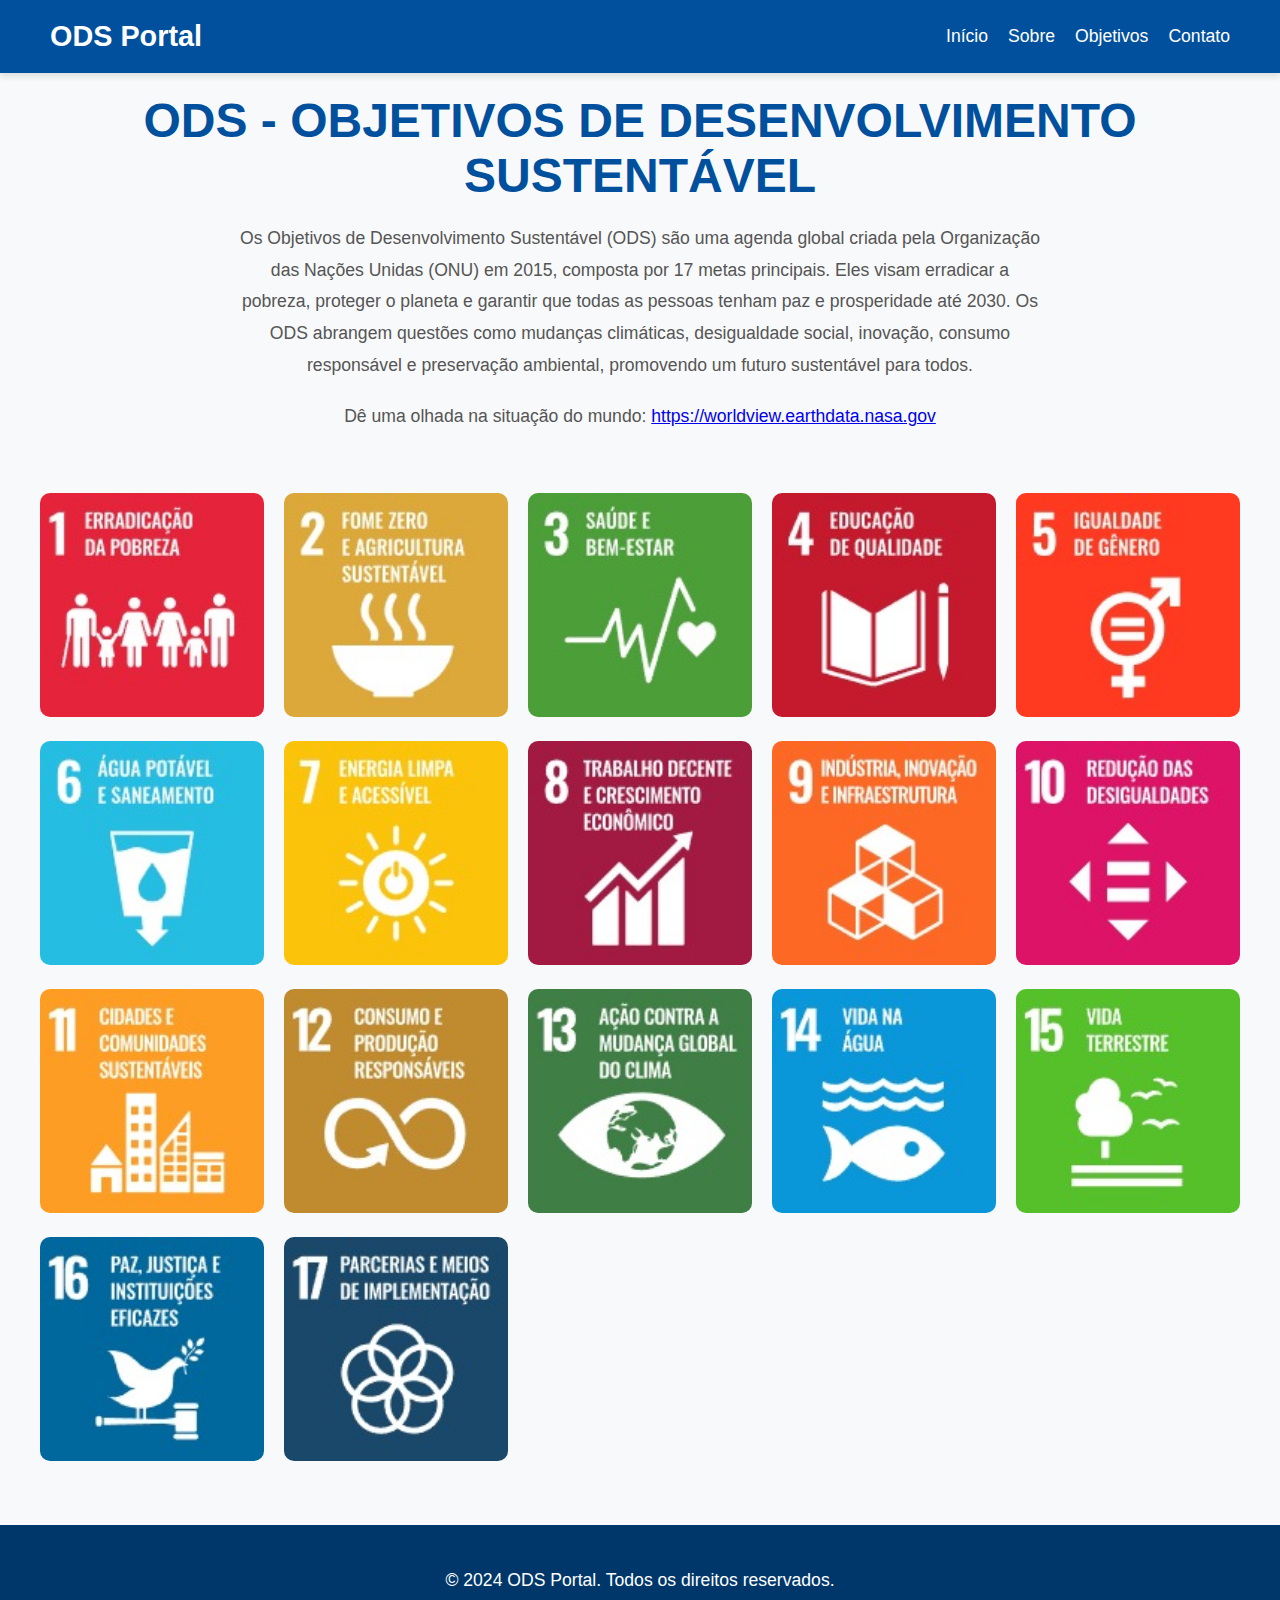
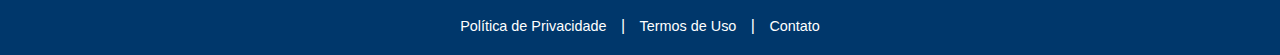
<file: index.html>
<!DOCTYPE html>
<html lang="pt-br">
<head>
    <meta charset="UTF-8">
    <meta name="viewport" content="width=device-width, initial-scale=1.0">
    <title>ODS - Objetivos de Desenvolvimento Sustentável</title>
    <link rel="stylesheet" href="style-tela-inicial.css">
</head>
<body>
    <header>
        <div class="logo">
            <h2>ODS Portal</h2>
        </div>
        <nav>
            <ul>
                <li><a href="#">Início</a></li>
                <li><a href="#">Sobre</a></li>
                <li><a href="#">Objetivos</a></li>
                <li><a href="#">Contato</a></li>
            </ul>
        </nav>
    </header>
    <h1>ODS - Objetivos de Desenvolvimento Sustentável</h1>
    <p>
        Os Objetivos de Desenvolvimento Sustentável (ODS) são uma agenda global criada pela Organização das Nações Unidas (ONU) em 2015, 
        composta por 17 metas principais. Eles visam erradicar a pobreza, proteger o planeta e garantir que todas as pessoas tenham paz 
        e prosperidade até 2030. Os ODS abrangem questões como mudanças climáticas, desigualdade social, inovação, consumo responsável e 
        preservação ambiental, promovendo um futuro sustentável para todos.
    </p>

    <p>Dê uma olhada na situação do mundo: <a href="https://worldview.earthdata.nasa.gov">https://worldview.earthdata.nasa.gov</a></p>

    <div class="container">
        <div class="ods">
            <img src="imgs/SDG-1.jpeg" alt="Erradicação da Pobreza">
            
        </div>
        <div class="ods">
            <img src="imgs/SDG-2.jpeg" alt="Fome Zero e Agricultura Sustentável">
        </div>
        <div class="ods">
            <img src="imgs/SDG-3.jpeg" alt="Saúde e Bem-Estar">
        </div>
        <div class="ods">
            <img src="imgs/SDG-4.jpeg" alt="Educação de Qualidade">
        </div>
        <div class="ods">
            <img src="imgs/SDG-5.jpeg" alt="Igualdade de Gênero">
        </div>
        <div class="ods">
            <img src="imgs/SDG-6.jpeg" alt="Água Potável e Saneamento">
        </div>
        <div class="ods">
            <img src="imgs/SDG-7.jpeg" alt="Energia Limpa e Acessível">
        </div>
        <div class="ods">
            <img src="imgs/SDG-8.jpeg" alt="Trabalho Decente e Crescimento Econômico">
        </div>
        <div class="ods">
            <img src="imgs/SDG-9.jpeg" alt="Indústria, Inovação e Infraestrutura">
        </div>
        <div class="ods">
            <img src="imgs/SDG-10.jpeg" alt="Redução das Desigualdades">
        </div>
        <div class="ods">
            <img src="imgs/SDG-11.jpeg" alt="Cidades e Comunidades Sustentáveis">
        </div>
        <div class="ods">
            <img src="imgs/SDG-12.jpeg" alt="Consumo e Produção Responsáveis">
        </div>
        <a href="tela-ods-13.html">
            <div class="ods">
            <img src="imgs/SDG-13.jpeg" alt="Ação Contra a Mudança Global do Clima">
            </div>
        </a>
        <div class="ods">
            <img src="imgs/SDG-14.jpeg" alt="Vida na Água">
        </div>
        <div class="ods">
            <img src="imgs/SDG-15.jpeg" alt="Vida Terrestre">
        </div>
        <div class="ods">
            <img src="imgs/SDG-16.jpeg" alt="Paz, Justiça e Instituições Eficazes">
        </div>
        <div class="ods">
            <img src="imgs/SDG-17.jpeg" alt="Parcerias e Meios de Implementação">
        </div>
    </div>
    <footer>
        <div class="footer-content">
            <p style="color: white;">&copy; 2024 ODS Portal. Todos os direitos reservados.</p>
            <div class="footer-links">
                <a href="#">Política de Privacidade</a> | 
                <a href="#">Termos de Uso</a> | 
                <a href="#">Contato</a>
            </div>
        </div>
    </footer>
</body>
</html>
</file>
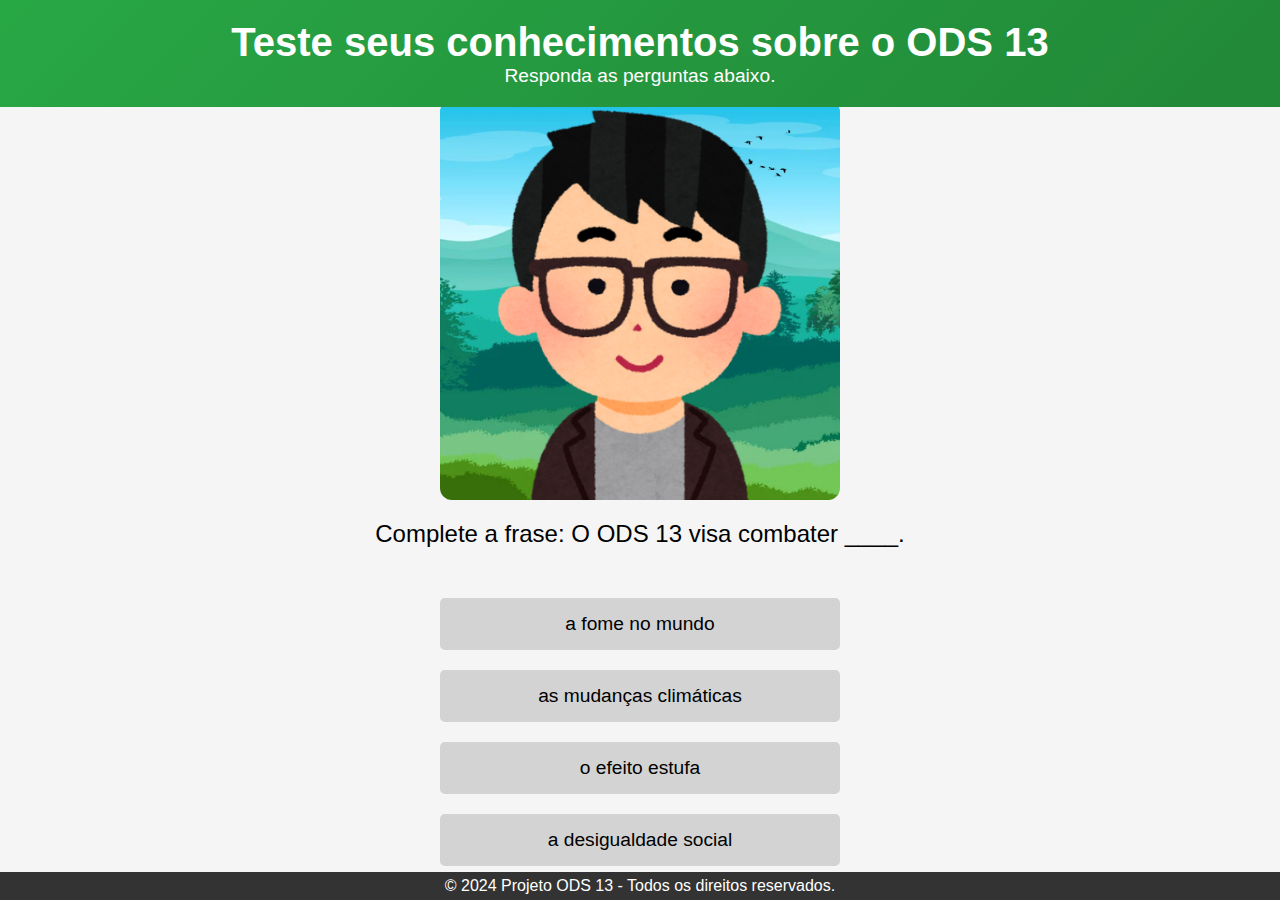
<file: quiz-ods-13.html>
<!DOCTYPE html>
<html lang="pt-BR">
<head>
    <meta charset="UTF-8">
    <meta name="viewport" content="width=device-width, initial-scale=1.0">
    <link rel="stylesheet" href="style-tela-do-quiz-ods-13.css">
    <title>Quiz ODS 13</title>
</head>
<body>
    <!-- Header -->
    <header>
        <h1>Teste seus conhecimentos sobre o ODS 13</h1>
        <p>Responda as perguntas abaixo.</p>
    </header>

    <!-- Contêiner do quiz -->
    <div class="quiz-container">
        <!-- Imagem ilustrativa -->
        <img src="q1.png" alt="Character" id="character-img" class="character-img">
        
        <!-- Texto da pergunta -->
        <p id="question-text"></p>
        
        <div id="feedback-message"></div>
        <!-- Botões de resposta -->
        <div id="answer-buttons"></div>

        <!-- Mensagem de feedback -->

    </div>

    <!-- Mensagem final após o quiz -->
    <div id="final-message" class="hidden">
        <h2>Você terminou o quiz!</h2>
        
        <!-- Pontuação final -->
        <p id="final-score"></p>

        <!-- Tabela de ranking -->
        <h3 style="font-size: large;">Ranking</h3>
        <div style="background-color: #8BC34A; padding: 10px;" class="tabela">
            <div style="background-color: #4CAF50; padding: 5px;">
                <span style="font-size: 125%; color: white;">1. Você</span>
            </div>
            <p id="final-score-table" style="font-size: 150%; color: white;"></p>
        </div>

        <!-- Botão para reiniciar o quiz -->
        <button id="restart-button" style="margin: 10px;">Tentar Novamente</button>
        <button id="est" style="margin: 30px;"><a href="index.html">Voltar ao início</a></button>
    </div>

    <!-- Footer -->
    <footer>
        <p>&copy; 2024 Projeto ODS 13 - Todos os direitos reservados.</p>
    </footer>
      
    <!-- Arquivo JavaScript -->
    <script src="script-tela-do-quiz.js"></script>
</body>
</html>
</file>
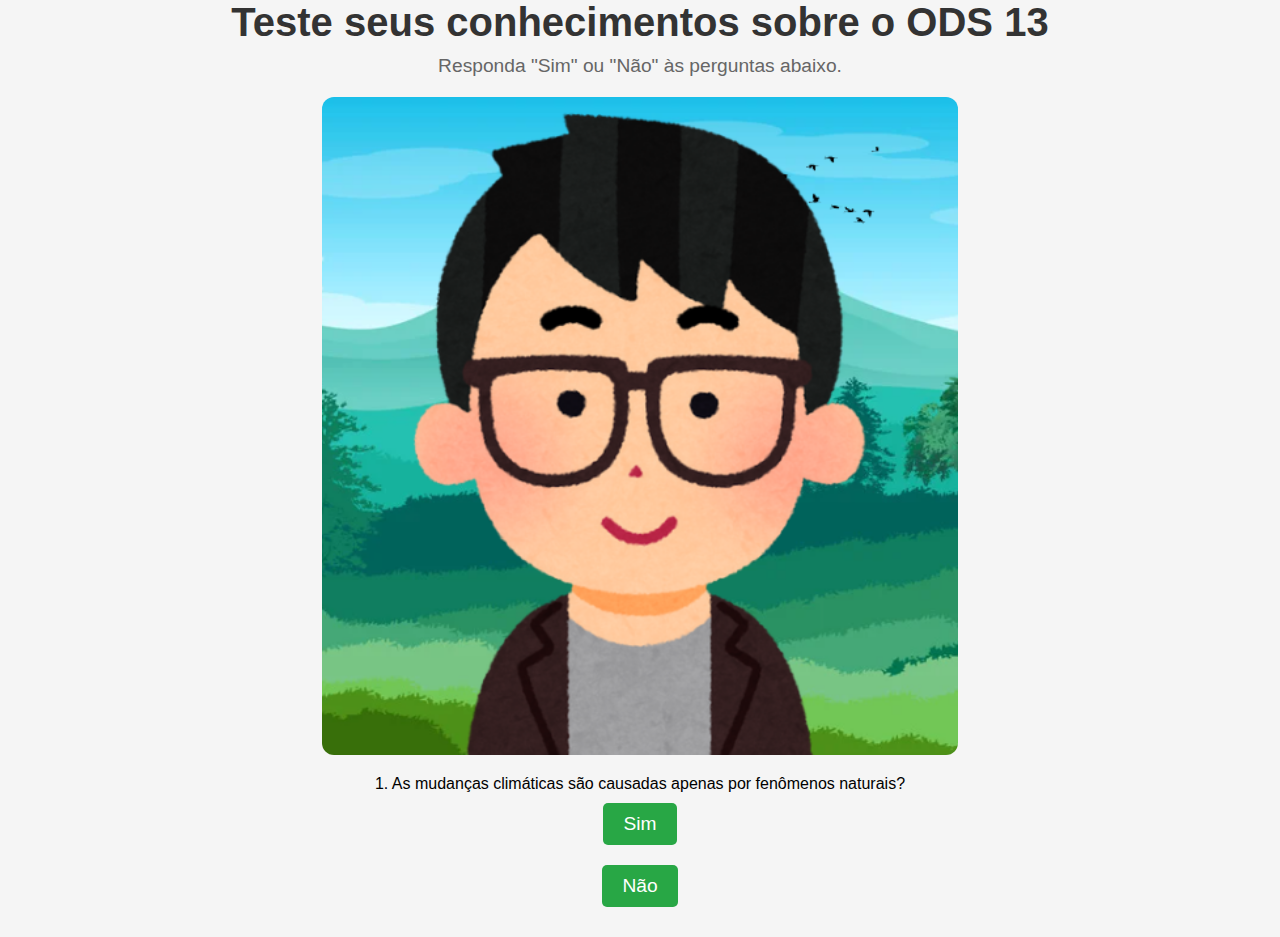
<file: quiz.html>
<!DOCTYPE html>
<html lang="pt-BR">
<head>
    <meta charset="UTF-8">
    <meta name="viewport" content="width=device-width, initial-scale=1.0">
    <title>Jogo ODS 13</title>
    <link rel="stylesheet" href="style.css">
</head>
<body>
    <!-- Cabeçalho do jogo -->
    <header>
        <h1>Teste seus conhecimentos sobre o ODS 13</h1>
        <p>Responda "Sim" ou "Não" às perguntas abaixo.</p>
    </header>

    <!-- Div para as perguntas e imagem do personagem -->
    <div class="quiz-container">
        <img id="question-img" src="q1.png" alt="Personagem Pergunta 1" class="character-img">

        <!-- Texto da pergunta -->
        <p id="question-text">1. As mudanças climáticas são causadas apenas por fenômenos naturais?</p>

        <!-- Botões de resposta -->
        <button class="answer-button" onclick="checkAnswer(true)">Sim</button>
        <button class="answer-button" onclick="checkAnswer(false)">Não</button>

        <!-- Mensagem de erro/sucesso -->
        <p id="feedback-message"></p>
    </div>

    <!-- Tabela de conclusão (inicialmente escondida) -->
    <div id="final-message" class="hidden">
        <table>
            <tr>
                <td>Muito bem!</td>
            </tr>
        </table>
    </div>

    <!-- Script do jogo -->
    <script src="script.js"></script>
</body>
</html>
</file>
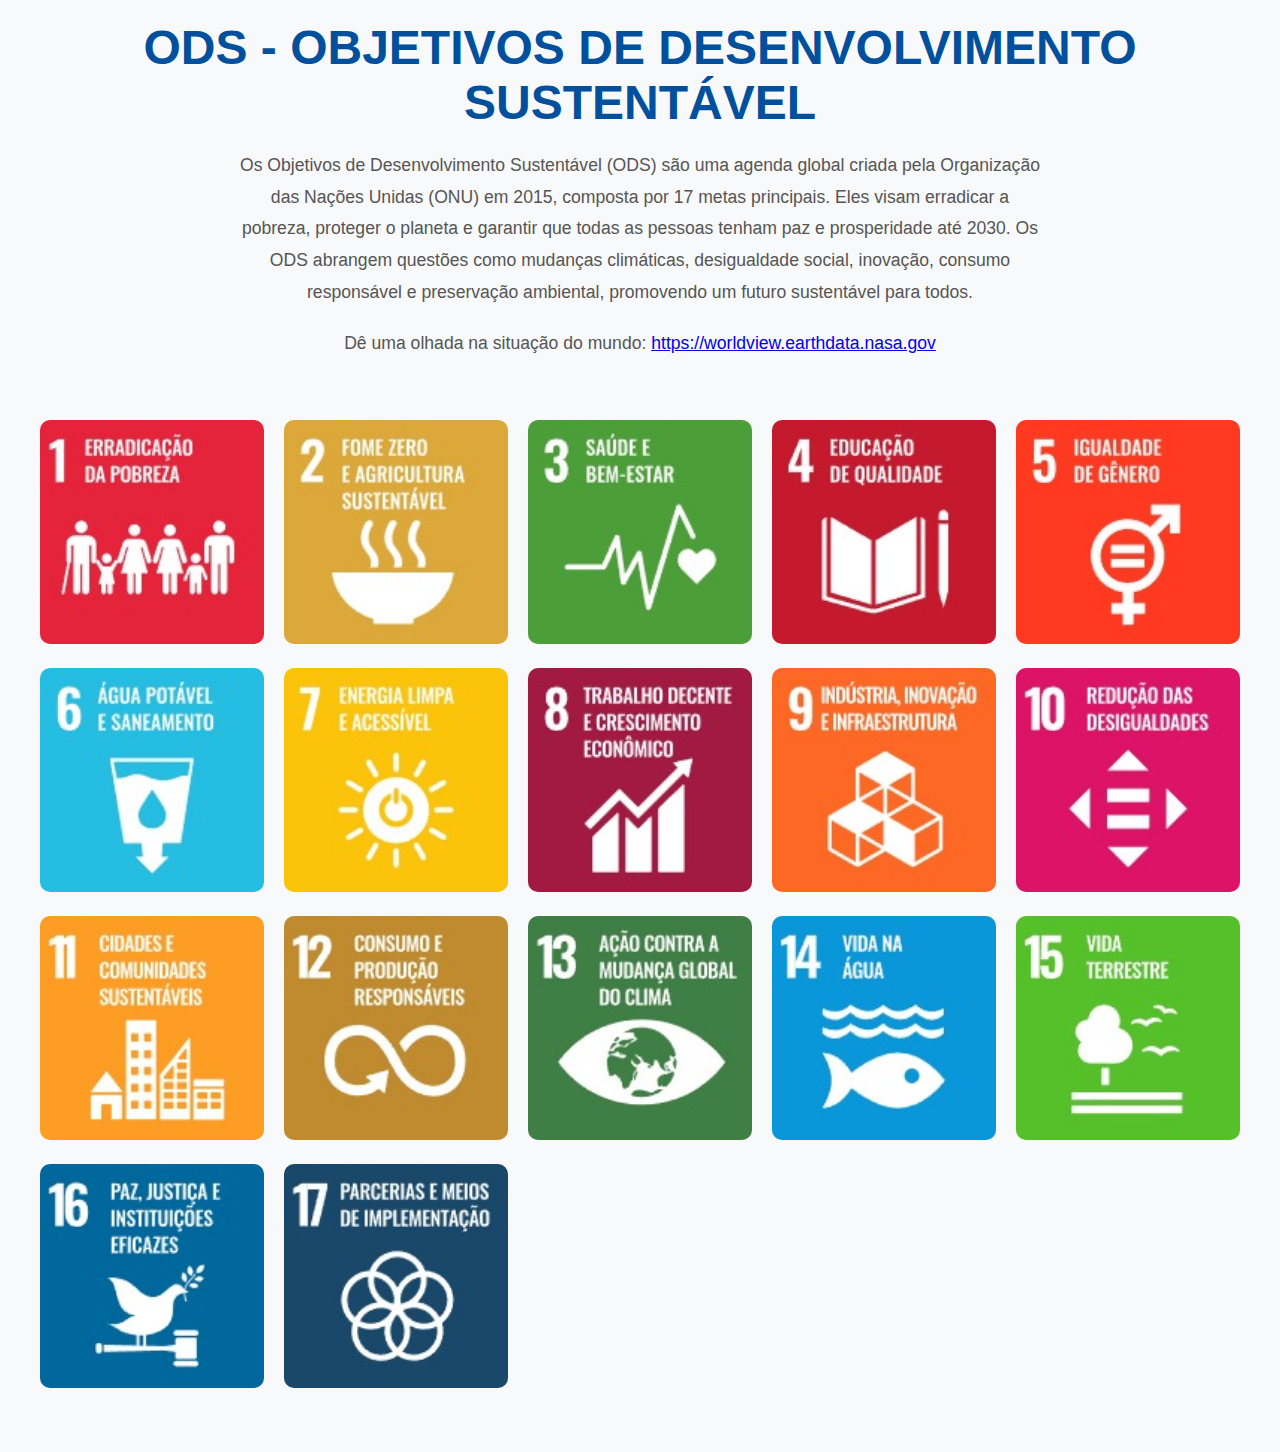
<file: tela-inicial.html>
<!DOCTYPE html>
<html lang="pt-br">
<head>
    <meta charset="UTF-8">
    <meta name="viewport" content="width=device-width, initial-scale=1.0">
    <title>ODS - Objetivos de Desenvolvimento Sustentável</title>
    <link rel="stylesheet" href="style-tela-inicial.css">
</head>
<body>
    <h1>ODS - Objetivos de Desenvolvimento Sustentável</h1>
    <p>
        Os Objetivos de Desenvolvimento Sustentável (ODS) são uma agenda global criada pela Organização das Nações Unidas (ONU) em 2015, 
        composta por 17 metas principais. Eles visam erradicar a pobreza, proteger o planeta e garantir que todas as pessoas tenham paz 
        e prosperidade até 2030. Os ODS abrangem questões como mudanças climáticas, desigualdade social, inovação, consumo responsável e 
        preservação ambiental, promovendo um futuro sustentável para todos.
    </p>

    <p>Dê uma olhada na situação do mundo: <a href="https://worldview.earthdata.nasa.gov">https://worldview.earthdata.nasa.gov</a></p>
        <div class="container">
        <div class="ods">
            <img src="imgs/SDG-1.jpeg" alt="Erradicação da Pobreza">
            
        </div>
        <div class="ods">
            <img src="imgs/SDG-2.jpeg" alt="Fome Zero e Agricultura Sustentável">
        </div>
        <div class="ods">
            <img src="imgs/SDG-3.jpeg" alt="Saúde e Bem-Estar">
        </div>
        <div class="ods">
            <img src="imgs/SDG-4.jpeg" alt="Educação de Qualidade">
        </div>
        <div class="ods">
            <img src="imgs/SDG-5.jpeg" alt="Igualdade de Gênero">
        </div>
        <div class="ods">
            <img src="imgs/SDG-6.jpeg" alt="Água Potável e Saneamento">
        </div>
        <div class="ods">
            <img src="imgs/SDG-7.jpeg" alt="Energia Limpa e Acessível">
        </div>
        <div class="ods">
            <img src="imgs/SDG-8.jpeg" alt="Trabalho Decente e Crescimento Econômico">
        </div>
        <div class="ods">
            <img src="imgs/SDG-9.jpeg" alt="Indústria, Inovação e Infraestrutura">
        </div>
        <div class="ods">
            <img src="imgs/SDG-10.jpeg" alt="Redução das Desigualdades">
        </div>
        <div class="ods">
            <img src="imgs/SDG-11.jpeg" alt="Cidades e Comunidades Sustentáveis">
        </div>
        <div class="ods">
            <img src="imgs/SDG-12.jpeg" alt="Consumo e Produção Responsáveis">
        </div>
        <a href="tela-ods-13.html">
            <div class="ods">
            <img src="imgs/SDG-13.jpeg" alt="Ação Contra a Mudança Global do Clima">
            </div>
        </a>
        <div class="ods">
            <img src="imgs/SDG-14.jpeg" alt="Vida na Água">
        </div>
        <div class="ods">
            <img src="imgs/SDG-15.jpeg" alt="Vida Terrestre">
        </div>
        <div class="ods">
            <img src="imgs/SDG-16.jpeg" alt="Paz, Justiça e Instituições Eficazes">
        </div>
        <div class="ods">
            <img src="imgs/SDG-17.jpeg" alt="Parcerias e Meios de Implementação">
        </div>
    </div>
</body>
</html>
</file>
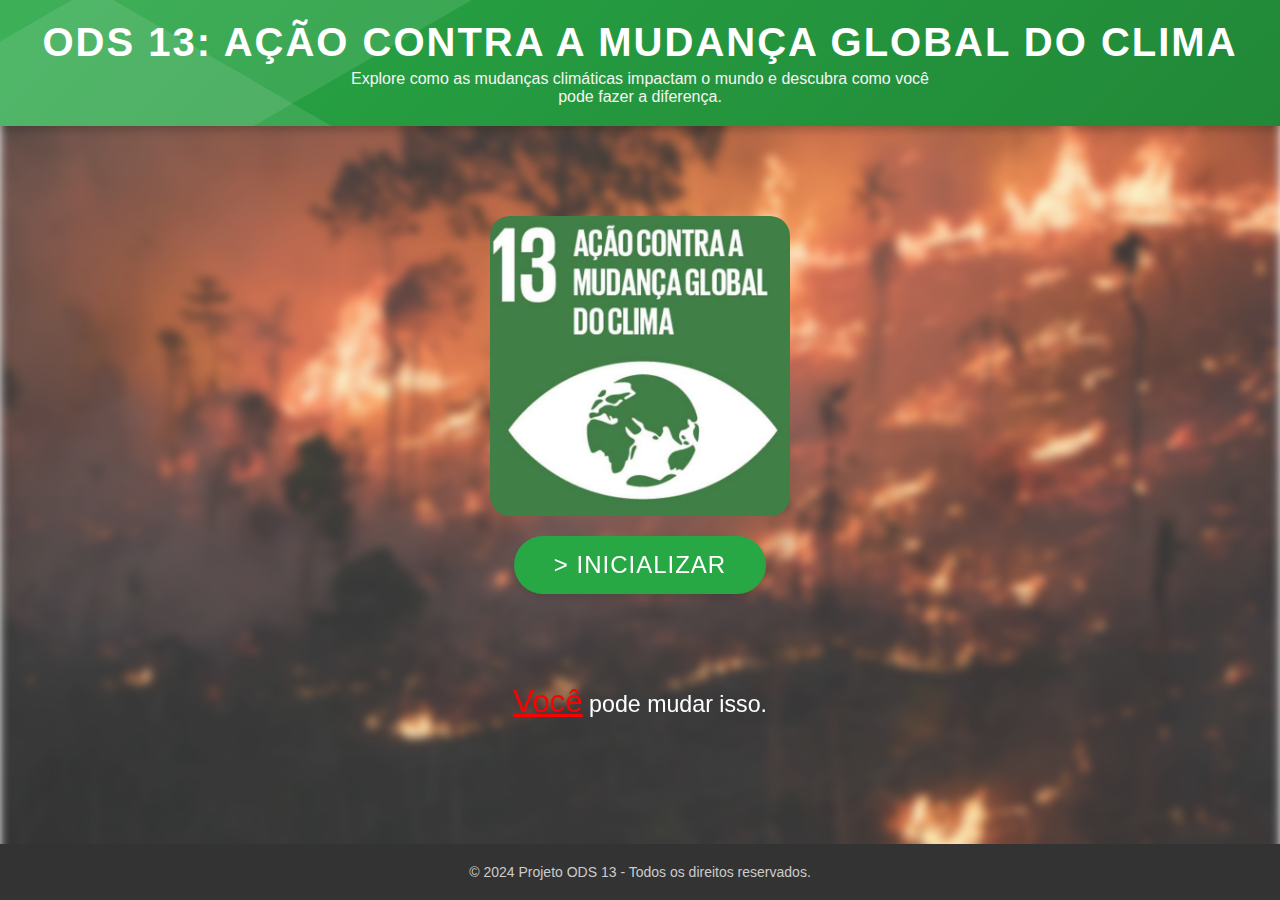
<file: tela-ods-13.html>
<!DOCTYPE html>
<html lang="pt-BR">
<head>
    <meta charset="UTF-8">
    <meta name="viewport" content="width=device-width, initial-scale=1.0">
    <title>ODS 13 - Ação Contra a Mudança Global do Clima</title>
    <!-- Referenciando o CSS externo -->
    <link rel="stylesheet" href="style-ods-13.css">
</head>
<body>
    <!-- Cabeçalho (Header) -->
    <header>
        <h1>ODS 13: Ação Contra a Mudança Global do Clima</h1>
        <p>Explore como as mudanças climáticas impactam o mundo e descubra como você pode fazer a diferença.</p>
    </header>

    <!-- Seção principal com a imagem de fundo -->
    <div class="background-image"></div>

    <!-- Div centralizada contendo a imagem do ODS 13 e o botão abaixo -->
    <div class="content">
        <img src="13.png" alt="ODS 13" class="ods-image">
        <a href="quiz-ods-13.html" button class="start-button">
            > Inicializar 
        </button>
        </a>
        <p style="text-align: center; color:white; font-size: 145%; padding: 90px;"><span style="color: red; font-size: 135%;"><u>Você</u></span> pode mudar isso.</p>
    </div>
    <footer>
        <p>&copy; 2024 Projeto ODS 13 - Todos os direitos reservados.</p>
    </footer>

</body>
</html>
</file>
<file: style-tela-inicial.css>
/* Estilo geral */
body {
    font-family: 'Lato', sans-serif;
    background-color: #f8f9fa;
    color: #333;
    margin: 0;
    padding: 0;
}

h1, h2, h3 {
    font-family: 'Montserrat', sans-serif;
}

.container {
    display: grid;
    grid-template-columns: repeat(auto-fit, minmax(220px, 1fr));
    gap: 20px;
    max-width: 1200px;
    margin: 40px auto;
    padding: 20px;
}

.ods img {
    width: 100%;
    height: auto;
    border-radius: 10px;
    transition: transform 0.3s ease;
}

.ods img:hover {
    transform: scale(1.05);
}

/* Estilo dos textos */
h1 {
    text-align: center;
    font-size: 3em;
    color: #00509e;
    text-transform: uppercase;
    margin: 20px 0;
}

p {
    text-align: center;
    font-size: 1.1em;
    color: #555;
    max-width: 800px;
    margin: 20px auto;
    line-height: 1.8;
}
/* Estilo do header */
header {
    background-color: #00509e;
    color: white;
    display: flex;
    justify-content: space-between;
    align-items: center;
    padding: 20px 50px;
    box-shadow: 0 4px 6px rgba(0, 0, 0, 0.1);
}

.logo h2 {
    font-size: 1.8em;
    font-weight: bold;
    margin: 0;
}

nav ul {
    list-style: none;
    display: flex;
    gap: 20px;
    margin: 0;
}

nav ul li {
    display: inline;
}

nav ul li a {
    text-decoration: none;
    color: white;
    font-size: 1.1em;
    transition: color 0.3s ease;
}

nav ul li a:hover {
    color: #ffd700;
}

/* Estilo do footer */
footer {
    background-color: #00376b;
    color: white;
    text-align: center;
    padding: 20px 0;
    margin-top: 40px;
}

.footer-links {
    margin-top: 10px;
}

.footer-links a {
    color: white;
    text-decoration: none;
    margin: 0 10px;
    font-size: 0.9em;
}

.footer-links a:hover {
    color: #ffd700;
}
</file>
<file: style-tela-do-quiz-ods-13.css>
* {
    margin: 0;
    padding: 0;
    box-sizing: border-box;
}

body {
    margin-top: 100px;
    display: flex;
    flex-direction: column;
    align-items: center;
    background-color: #f5f5f5;
    font-family: Arial, sans-serif;
}

header {
    text-align: center;
    margin-bottom: 20px;
}

header h1 {
    font-size: 2.5rem;
    color: #333;
}

header p {
    font-size: 1.2rem;
    color: #666;
}

.quiz-container {
    display: flex;
    flex-direction: column;
    align-items: center;
}

.character-img {
    width: 400px; /* Aumenta para 120% do tamanho original */
    height: 400px; /* Mantém a proporção da imagem */
    margin-bottom: 20px;
    border-radius: 12px; /* Adicionar border-radius */
}

#question-text {
    font-size: 1.5rem; /* Aumenta o tamanho da pergunta */
    margin-bottom: 20px;
    text-align: center;
}

#answer-buttons {
    display: flex;
    flex-direction: column; /* Coloca os botões um embaixo do outro */
    align-items: center; /* Centraliza os botões */
    width: 100%; /* Faz com que o contêiner ocupe toda a largura disponível */
    max-width: 400px; /* Limita a largura máxima */
    margin: 0 auto; /* Centraliza o contêiner */
}

.answer-button {
    background-color: #d3d3d3; /* Cor de fundo cinza */
    color: black; /* Texto preto */
    font-size: 1.2rem;
    padding: 15px;
    margin: 10px 0; /* Espaçamento vertical entre os botões */
    border: none;
    border-radius: 5px;
    cursor: pointer;
    width: 100%; /* Faz o botão ocupar toda a largura do contêiner */
    max-width: 400px; /* Define a largura máxima do botão */
    text-align: center; /* Centraliza o texto */
    transition: background-color 0.3s ease;
}

.answer-button:hover {
    background-color: #c0c0c0; /* Cor cinza mais escura ao passar o mouse */
}

#feedback-message {
    font-size: 2rem;
    color: red;
    margin-top: 20px;
}

.hidden {
    display: none;
}

#final-message {
    text-align: center;
}

#final-score {
    font-size: 1.5rem;
    margin-top: 20px;
}

#restart-button {
    padding: 25px 25px;
    font-size: 1rem;
    border: none;
    border-radius: 5px;
    cursor: pointer;
    background-color: #28a745;
    color: white;
    transition: background-color 0.3s ease;
}

#restart-button:hover {
    background-color: #218838;
}

/* Estilos para a tabela de ranking */
#ranking-table {
    border-collapse: collapse;
    width: 100%;
    max-width: 400px;
    margin-top: 20px;
    border: 1px solid #ccc;
}

#ranking-table th, #ranking-table td {
    border: 1px solid #ccc;
    padding: 10px;
    text-align: center;
}

#ranking-table th {
    background-color: #f2f2f2;
}

#ranking-table td {
    background-color: #fff;
}

.ranking-row {
    background-color: #c6efce;
}

.ranking-row td {
    background-color: #8bc34a;
    color: #fff;
}

#est {
    padding: 25px 25px;
    font-size: 1rem;
    border: none;
    border-radius: 5px;
    cursor: pointer;
    background-color: #28a745;
    color: white;
    transition: background-color 0.3s ease;
}

a{
    color: white;
    font-size: 115%;
}

/* Header */
header {
    text-align: center;
    background: linear-gradient(135deg, #28a745, #218838);
    color: white;
    padding: 20px 0;
    margin-bottom: 20px;
    width: 100%; /* Garantir que o header ocupe a largura total */
    position: fixed; /* Fixo no topo da página */
    top: 0;
    left: 0;
    z-index: 1000; /* Para ficar sobre o conteúdo */
}

header h1 {
    font-size: 2.5rem;
    color: white;
}

header p {
    font-size: 1.2rem;
    color: white
}

/* Footer */
footer {
    text-align: center;
    background-color: #333;
    color: white;
    padding: 5px 0;
    position: fixed;
    width: 100%;
    bottom: 0;
}
</file>
<file: style.css>
/* Estilos gerais */
* {
    margin: 0;
    padding: 0;
    box-sizing: border-box;
    font-family: Arial, sans-serif;
}

body {
    display: flex;
    flex-direction: column;
    align-items: center;
    background-color: #f5f5f5;
}

/* Estilos do cabeçalho */
header {
    text-align: center;
    margin-bottom: 20px;
}

header h1 {
    font-size: 2.5rem;
    color: #333;
}

header p {
    font-size: 1.2rem;
    color: #666;
    margin-top: 10px;
}

/* Seção principal com imagem de fundo */
.background-image {
    width: 100%;
    height: 60vh;
    background-image: url('template.png');
    background-position: center;
    background-size: cover;
    display: flex;
    justify-content: center;
    align-items: center;
}

/* Div centralizada para a imagem do ODS e o botão */
.content {
    text-align: center;
    margin-top: 20px;
}

.ods-image {
    width: 200px;
    height: 200px;
    margin-bottom: 20px;
    object-fit: cover;
    margin: auto;
}

/* Estilos do botão */
.start-button {
    background-color: #28a745;
    color: white;
    font-size: 1.5rem;
    padding: 15px 30px;
    border: none;
    border-radius: 5px;
    cursor: pointer;
    transition: background-color 0.3s ease;
}

.start-button:hover {
    background-color: #218838;
}

/* Estilos do quiz */
.quiz-container {
    display: flex;
    flex-direction: column;
    align-items: center;
}

.character-img {
    width: 200px;
    height: 200px;
    margin-bottom: 20px;
}

.answer-button {
    background-color: #28a745;
    color: white;
    font-size: 1.2rem;
    padding: 10px 20px;
    margin: 10px;
    border: none;
    border-radius: 5px;
    cursor: pointer;
    transition: background-color 0.3s ease;
}

.answer-button:hover {
    background-color: #218838;
}

/* Feedback após a resposta */
#feedback-message {
    font-size: 1.2rem;
    color: red;
    margin-top: 20px;
}

/* Tabela de conclusão */
#final-message {
    display: none;
    margin-top: 30px;
}

.hidden {
    display: none;
}

table {
    border: 1px solid #333;
    width: 300px;
    height: 100px;
    background-color: #28a745;
    color: white;
    font-size: 1.5rem;
    display: flex;
    justify-content: center;
    align-items: center;
}

/* Responsividade */
@media (max-width: 768px) {
    header h1 {
        font-size: 2rem;
    }

    .ods-image, .character-img {
        width: 150px;
        height: 150px;
    }

    .start-button, .answer-button {
        font-size: 1.2rem;
        padding: 10px 20px;
    }
}
#question-img {
    width: 120%;
    height: 120%;
    border-radius: 12px;
}
</file>
<file: style-ods-13.css>
* {
    margin: 0;
    padding: 0;
    box-sizing: border-box;
    font-family: Arial, sans-serif;
}

body {
    display: flex;
    flex-direction: column;
    min-height: 100vh;
    background-color: #f5f5f5;
    overflow: hidden; /* Impede que o conteúdo da página transborde */
}

/* Estilos do cabeçalho */
header {
    text-align: center;
    padding: 20px 20px; /* Diminuído o padding do header */
    background: linear-gradient(135deg, #28a745, #218838);
    color: white;
    position: relative;
    overflow: hidden;
    box-shadow: 0 4px 8px rgba(0, 0, 0, 0.2);
}

/* Efeitos de decoração no header */
header::before,
header::after {
    content: '';
    position: absolute;
    width: 150%;
    height: 200px;
    background: rgba(255, 255, 255, 0.1);
    top: -50px;
    left: -75%;
    transform: rotate(30deg);
    animation: headerWaves 8s ease-in-out infinite;
}

header::after {
    top: 20px;
    left: -70%;
    transform: rotate(-30deg);
    animation: headerWavesReverse 8s ease-in-out infinite;
}

/* Título principal no header */
header h1 {
    font-size: 2.5rem; /* Reduzido o tamanho da fonte */
    letter-spacing: 2px;
    text-transform: uppercase;
    font-weight: bold;
    animation: fadeInDown 1s ease-out both;
}

/* Subtítulo no header */
header p {
    font-size: 1rem; /* Reduzido o tamanho do subtítulo */
    color: #f5f5f5;
    margin-top: 5px;
    max-width: 600px;
    margin-left: auto;
    margin-right: auto;
    animation: fadeInUp 1.5s ease-out both;
}

/* Estilos do conteúdo principal com imagem de fundo */
.background-image {
    position: absolute;
    top: 0;
    left: 0;
    width: 100%;
    height: 100vh;
    background-image: url('template.jpg');
    background-position: center;
    background-size: cover; /* Garante que a imagem cubra toda a tela */
    z-index: -1; /* Mantém a imagem atrás do conteúdo */
    filter: blur(5px); /* Desfoque da imagem */
    opacity: 0.8; /* Deixa a imagem mais suave, ajustando a opacidade */
}

/* Div centralizada para a imagem do ODS e o botão */
.content {
    text-align: center;
    display: flex;
    flex-direction: column;
    align-items: center;
    justify-content: center;
    flex: 1;
    position: relative;
    z-index: 1; /* Garante que o conteúdo esteja acima da imagem */
}

.ods-image {
    border-radius: 20px;
    width: 300px;
    height: 300px;
    margin-bottom: 20px;
    object-fit: cover;
    
}

/* Estilos do botão */
.start-button {
    background-color: #28a745;
    color: white;
    font-size: 1.5rem;
    padding: 15px 40px;
    border: none;
    border-radius: 50px;
    cursor: pointer;
    box-shadow: 0 4px 6px rgba(0, 0, 0, 0.1);
    transition: all 0.3s ease;
    text-transform: uppercase;
    letter-spacing: 1px;
    text-decoration: none;
}

.start-button:hover {
    background-color: #218838;
    transform: scale(1.05);
    box-shadow: 0 6px 8px rgba(0, 0, 0, 0.2);
}

.start-button:active {
    background-color: #1e7e34;
    transform: scale(1);
    box-shadow: 0 2px 4px rgba(0, 0, 0, 0.2);
}

/* Estilos do footer */
footer {
    background-color: #333;
    color: #fff;
    padding: 20px 0;
    text-align: center;
    width: 100%;
    position: fixed;
    bottom: 0;
    left: 0;
}

footer p {
    font-size: 14px;
    color: #ccc;
}

/* Responsividade */
@media (max-width: 768px) {
    header h1 {
        font-size: 2rem;
    }

    .ods-image {
        width: 150px;
        height: 150px;
    }

    .start-button {
        font-size: 1.2rem;
        padding: 10px 30px;
    }

    footer p {
        font-size: 12px;
    }
}
</file>
